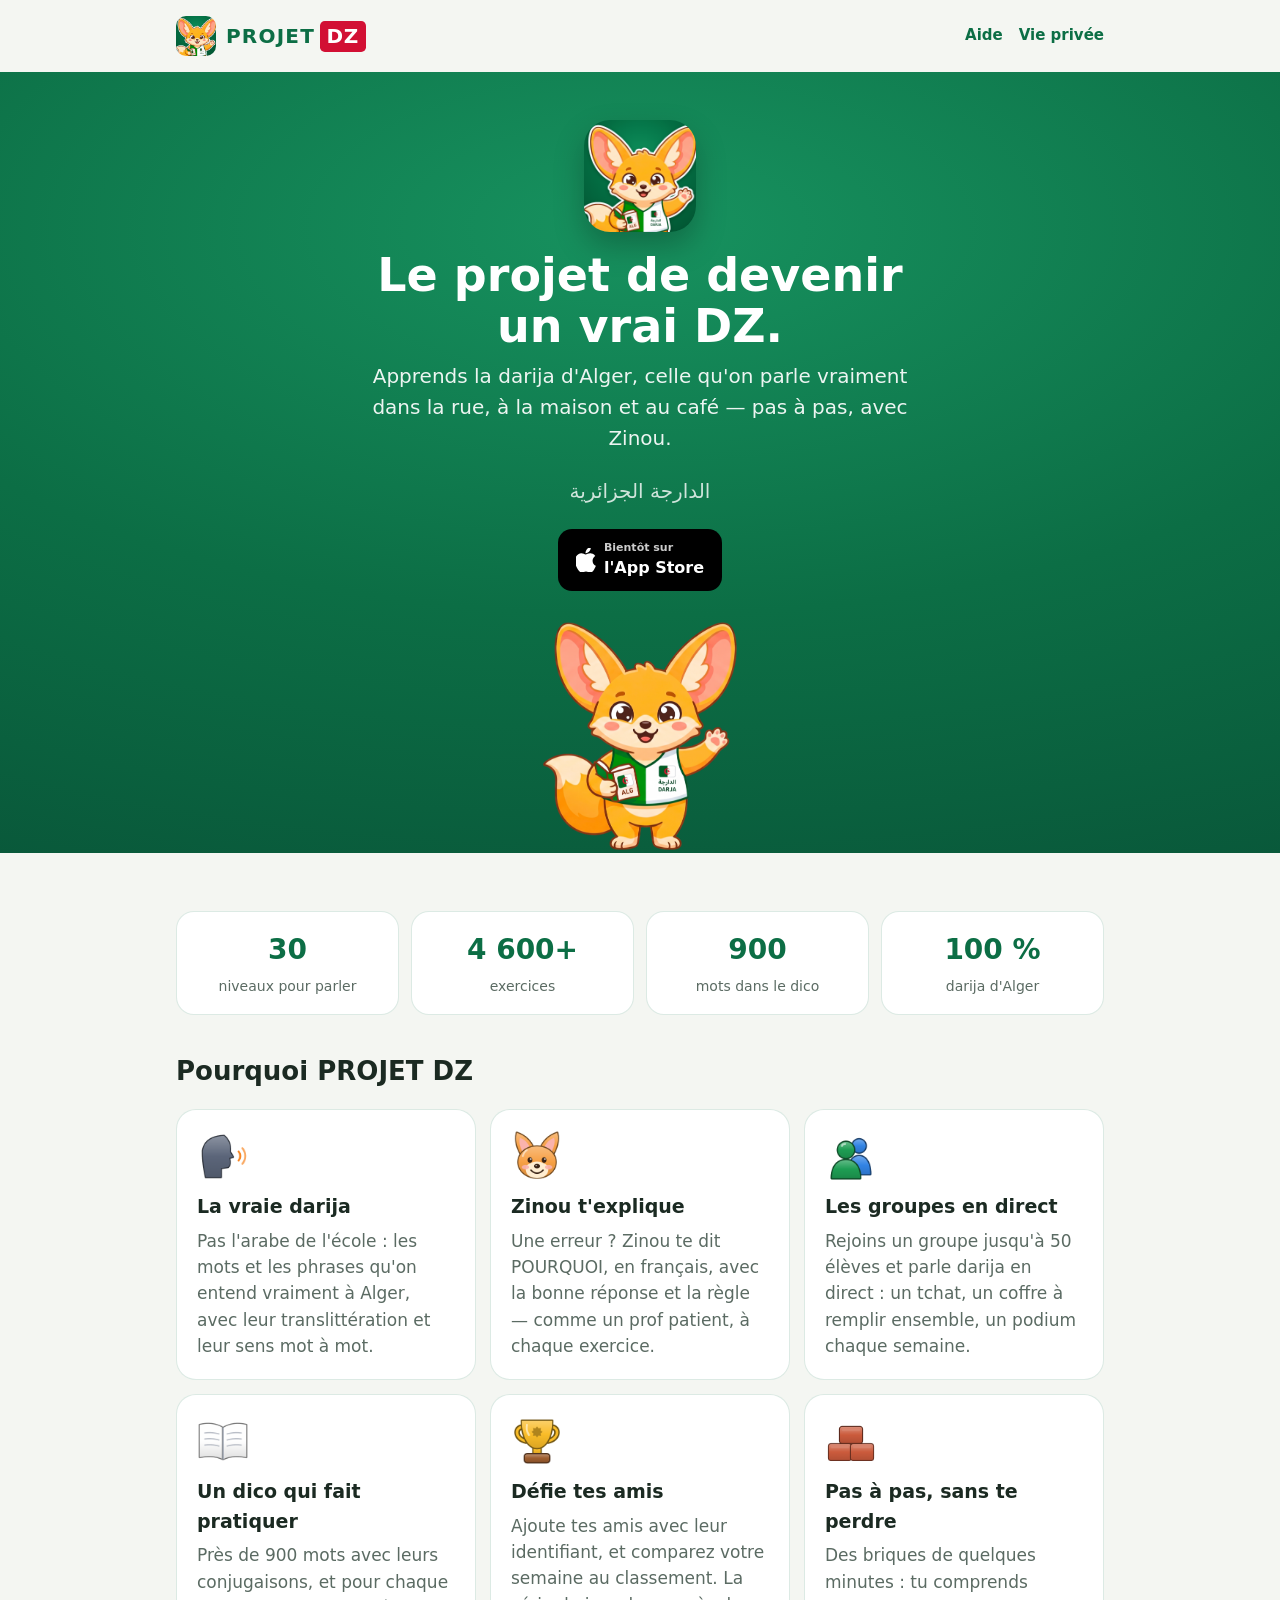
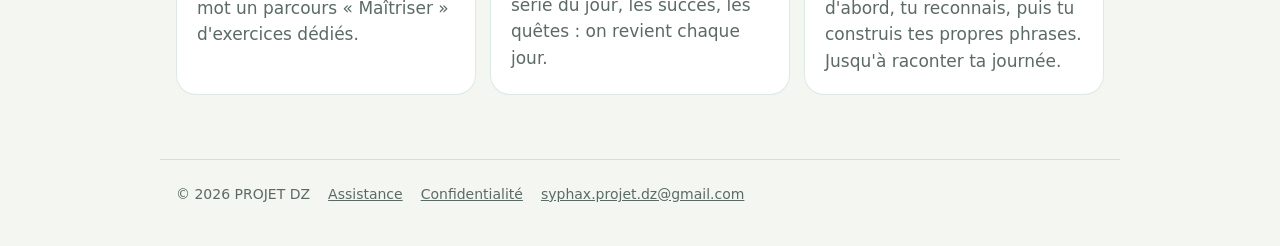
<file: index.html>
<!doctype html>
<html lang="fr">
<head>
<meta charset="utf-8">
<meta name="viewport" content="width=device-width, initial-scale=1">
<title>PROJET DZ — Apprends la darija d'Alger</title>
<meta name="description" content="PROJET DZ : l'app pour apprendre la darija algérienne, celle qu'on parle vraiment à Alger. Leçons courtes, Zinou qui t'explique tes erreurs, groupes en direct pour parler avec d'autres élèves.">
<meta property="og:title" content="PROJET DZ — Apprends la darija d'Alger">
<meta property="og:description" content="Le projet de devenir un vrai DZ : la darija d'Alger, pas à pas, avec Zinou.">
<meta property="og:image" content="https://projet-dz.github.io/icone.png">
<link rel="icon" href="apple-touch-icon.png">
<link rel="apple-touch-icon" href="apple-touch-icon.png">
<link rel="stylesheet" href="style.css">
</head>
<body>
<header class="barre">
  <a class="logo" href="./"><img src="icone.png" alt=""><span class="mot">PROJET<span class="dz">DZ</span></span></a>
  <nav><a href="assistance.html">Aide</a><a href="confidentialite.html">Vie privée</a></nav>
</header>

<section class="heros">
  <img class="icone" src="icone.png" alt="L'icône de PROJET DZ : Zinou le fennec">
  <h1>Le projet de devenir<br>un vrai DZ.</h1>
  <p class="sous">Apprends la darija d'Alger, celle qu'on parle vraiment dans la rue, à la maison et au café — pas à pas, avec Zinou.</p>
  <p class="arabe" lang="ar" dir="rtl">الدارجة الجزائرية</p>
  <span class="badge" aria-label="Bientôt sur l'App Store">
    <svg width="20" height="24" viewBox="0 0 17 20" aria-hidden="true"><path fill="#fff" d="M14.1 10.6c0-2.7 2.2-4 2.3-4.1-1.3-1.9-3.3-2.1-4-2.2-1.7-.2-3.3 1-4.2 1-.9 0-2.2-1-3.6-1C2.7 4.4 1 5.4.1 7c-1.9 3.3-.5 8.2 1.4 10.9.9 1.3 2 2.8 3.4 2.8 1.4-.1 1.9-.9 3.6-.9 1.6 0 2.1.9 3.6.9 1.5 0 2.4-1.3 3.3-2.7 1-1.5 1.5-3 1.5-3.1-.1 0-2.8-1.1-2.8-4.3zM11.4 2.6c.8-.9 1.3-2.2 1.1-3.5-1.1 0-2.4.7-3.2 1.7-.7.8-1.3 2.1-1.2 3.4 1.3.1 2.5-.6 3.3-1.6z"/></svg>
    <span><small>Bientôt sur</small>l'App Store</span>
  </span>
  <img class="zinou" src="zinou.png" alt="Zinou, le fennec mascotte de PROJET DZ, qui fait coucou">
</section>

<main>
  <div class="chiffres">
    <div class="chiffre"><b>30</b><span>niveaux pour parler</span></div>
    <div class="chiffre"><b>4 600+</b><span>exercices</span></div>
    <div class="chiffre"><b>900</b><span>mots dans le dico</span></div>
    <div class="chiffre"><b>100 %</b><span>darija d'Alger</span></div>
  </div>

  <h2>Pourquoi PROJET DZ</h2>
  <div class="atouts">
    <div class="atout"><img class="pic" src="ic-parler.png" alt="" width="52" height="52"><h3>La vraie darija</h3><p>Pas l'arabe de l'école : les mots et les phrases qu'on entend vraiment à Alger, avec leur translittération et leur sens mot à mot.</p></div>
    <div class="atout"><img class="pic" src="ic-zinou.png" alt="" width="52" height="52"><h3>Zinou t'explique</h3><p>Une erreur ? Zinou te dit POURQUOI, en français, avec la bonne réponse et la règle — comme un prof patient, à chaque exercice.</p></div>
    <div class="atout"><img class="pic" src="ic-groupes.png" alt="" width="52" height="52"><h3>Les groupes en direct</h3><p>Rejoins un groupe jusqu'à 50 élèves et parle darija en direct : un tchat, un coffre à remplir ensemble, un podium chaque semaine.</p></div>
    <div class="atout"><img class="pic" src="ic-dico.png" alt="" width="52" height="52"><h3>Un dico qui fait pratiquer</h3><p>Près de 900 mots avec leurs conjugaisons, et pour chaque mot un parcours « Maîtriser » d'exercices dédiés.</p></div>
    <div class="atout"><img class="pic" src="ic-trophee.png" alt="" width="52" height="52"><h3>Défie tes amis</h3><p>Ajoute tes amis avec leur identifiant, et comparez votre semaine au classement. La série du jour, les succès, les quêtes : on revient chaque jour.</p></div>
    <div class="atout"><img class="pic" src="ic-briques.png" alt="" width="52" height="52"><h3>Pas à pas, sans te perdre</h3><p>Des briques de quelques minutes : tu comprends d'abord, tu reconnais, puis tu construis tes propres phrases. Jusqu'à raconter ta journée.</p></div>
  </div>
</main>

<footer>
  <span>© 2026 PROJET DZ</span>
  <a href="assistance.html">Assistance</a>
  <a href="confidentialite.html">Confidentialité</a>
  <a href="mailto:syphax.projet.dz@gmail.com">syphax.projet.dz@gmail.com</a>
</footer>
</body>
</html>
</file>
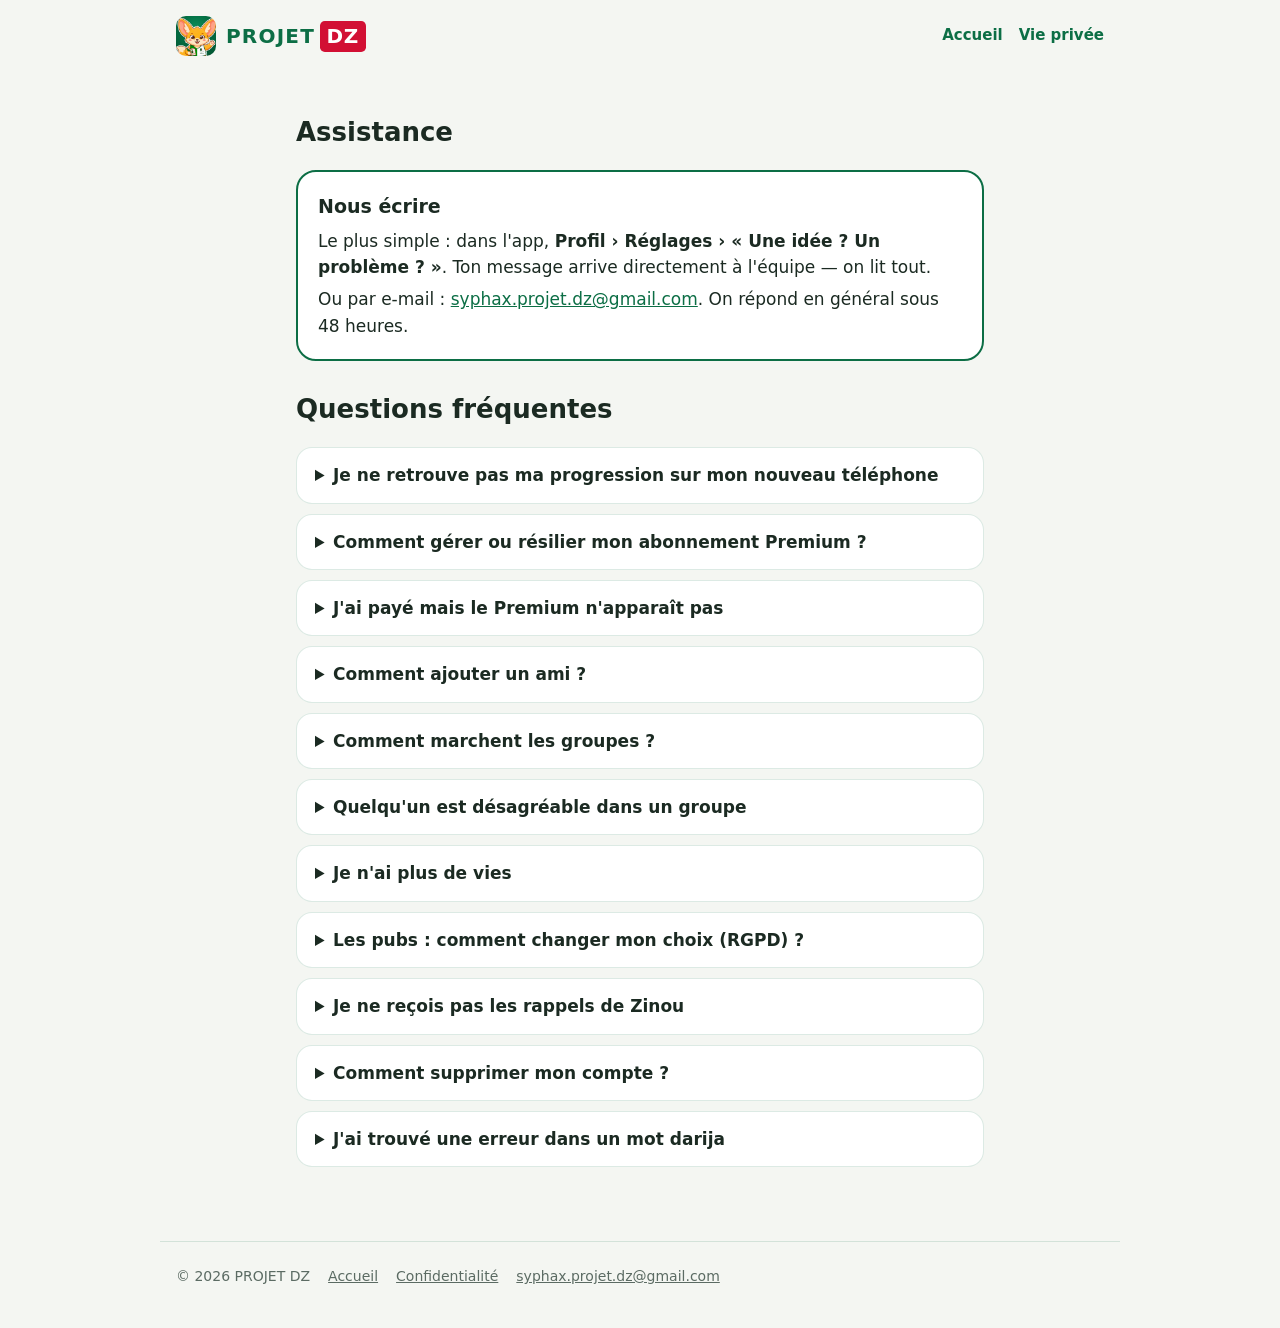
<file: assistance.html>
<!doctype html>
<html lang="fr">
<head>
<meta charset="utf-8">
<meta name="viewport" content="width=device-width, initial-scale=1">
<title>PROJET DZ — Assistance</title>
<meta name="description" content="Aide et contact de PROJET DZ, l'app pour apprendre la darija d'Alger.">
<link rel="icon" href="apple-touch-icon.png">
<link rel="stylesheet" href="style.css">
</head>
<body>
<header class="barre">
  <a class="logo" href="./"><img src="icone.png" alt=""><span class="mot">PROJET<span class="dz">DZ</span></span></a>
  <nav><a href="./">Accueil</a><a href="confidentialite.html">Vie privée</a></nav>
</header>

<main class="etroit">
  <h2>Assistance</h2>

  <div class="contact">
    <h3>Nous écrire</h3>
    <p>Le plus simple : dans l'app, <b>Profil › Réglages › « Une idée ? Un problème ? »</b>. Ton message arrive directement à l'équipe — on lit tout.</p>
    <p>Ou par e-mail : <a href="mailto:syphax.projet.dz@gmail.com">syphax.projet.dz@gmail.com</a>. On répond en général sous 48 heures.</p>
  </div>

  <h2>Questions fréquentes</h2>
  <div class="faq">
    <details>
      <summary>Je ne retrouve pas ma progression sur mon nouveau téléphone</summary>
      <p>Ta progression est sauvegardée dans <b>ton</b> iCloud. Sur le nouveau téléphone, connecte-toi avec le même identifiant Apple (Réglages de l'iPhone › ton nom › iCloud), puis ouvre PROJET DZ avec le même compte (Apple ou e-mail). La synchronisation peut prendre une minute.</p>
    </details>
    <details>
      <summary>Comment gérer ou résilier mon abonnement Premium ?</summary>
      <p>Les abonnements sont gérés par Apple : Réglages de l'iPhone › ton nom › <b>Abonnements</b> › PROJET DZ. Tu peux y changer de formule ou résilier à tout moment ; le Premium reste actif jusqu'à la fin de la période payée.</p>
    </details>
    <details>
      <summary>J'ai payé mais le Premium n'apparaît pas</summary>
      <p>Ouvre l'écran Premium de l'app et touche <b>« Restaurer mes achats »</b>. Vérifie que l'iPhone utilise le même identifiant Apple que pour l'achat. Si rien ne change, écris-nous.</p>
    </details>
    <details>
      <summary>Comment ajouter un ami ?</summary>
      <p>Chaque élève a un identifiant ami (#XXXXXX), visible dans son Profil. Envoie-lui le tien ou entre le sien dans l'onglet Groupe › Amis : il reçoit une demande à accepter. Pour envoyer ou accepter une demande, ton iPhone doit être connecté à iCloud.</p>
    </details>
    <details>
      <summary>Comment marchent les groupes ?</summary>
      <p>Onglet <b>Groupe</b> : cherche un groupe par son nom ou son code (#XXXXXX) et rejoins-le (jusqu'à 50 élèves). Les abonnés Premium peuvent aussi créer le leur. Dans le tchat, on parle darija en direct, on s'encourage, et chaque XP gagnée remplit le coffre du groupe.</p>
    </details>
    <details>
      <summary>Quelqu'un est désagréable dans un groupe</summary>
      <p>Fais un <b>appui long</b> sur son message : tu peux le Signaler (l'équipe lit chaque signalement), le Masquer ou Bloquer son auteur. Le chef du groupe peut aussi exclure un membre. Les coordonnées (numéros, liens, réseaux) sont refusées automatiquement dans le tchat.</p>
    </details>
    <details>
      <summary>Je n'ai plus de vies</summary>
      <p>Tu en regagnes une à chaque leçon réussie et une toutes les 30 minutes. Tu peux aussi réviser 2 minutes ou regarder une courte pub pour en regagner une. Avec Premium, les vies sont illimitées.</p>
    </details>
    <details>
      <summary>Les pubs : comment changer mon choix (RGPD) ?</summary>
      <p>Profil › Réglages › <b>« Préférences publicitaires »</b>. Si tu refuses la personnalisation, tu vois quand même des pubs, mais sans personnalisation. Les abonnés Premium n'en ont aucune.</p>
    </details>
    <details>
      <summary>Je ne reçois pas les rappels de Zinou</summary>
      <p>Vérifie que les notifications sont autorisées : Réglages de l'iPhone › Notifications › PROJET DZ. Puis, dans l'app : Profil › Réglages › Rappels quotidiens.</p>
    </details>
    <details>
      <summary>Comment supprimer mon compte ?</summary>
      <p>Profil › Réglages › <b>« Supprimer mon compte »</b>. Ton compte et toute ta progression sont effacés (sur le téléphone et dans ton iCloud), ainsi que ta carte d'ami et tes données de groupe. C'est définitif.</p>
    </details>
    <details>
      <summary>J'ai trouvé une erreur dans un mot darija</summary>
      <p>Merci ! Dis-le-nous depuis l'app (« Une idée ? Un problème ? » › Autre chose) en précisant le niveau et le mot : chaque correction est vérifiée puis intégrée à une prochaine version.</p>
    </details>
  </div>
</main>

<footer>
  <span>© 2026 PROJET DZ</span>
  <a href="./">Accueil</a>
  <a href="confidentialite.html">Confidentialité</a>
  <a href="mailto:syphax.projet.dz@gmail.com">syphax.projet.dz@gmail.com</a>
</footer>
</body>
</html>
</file>
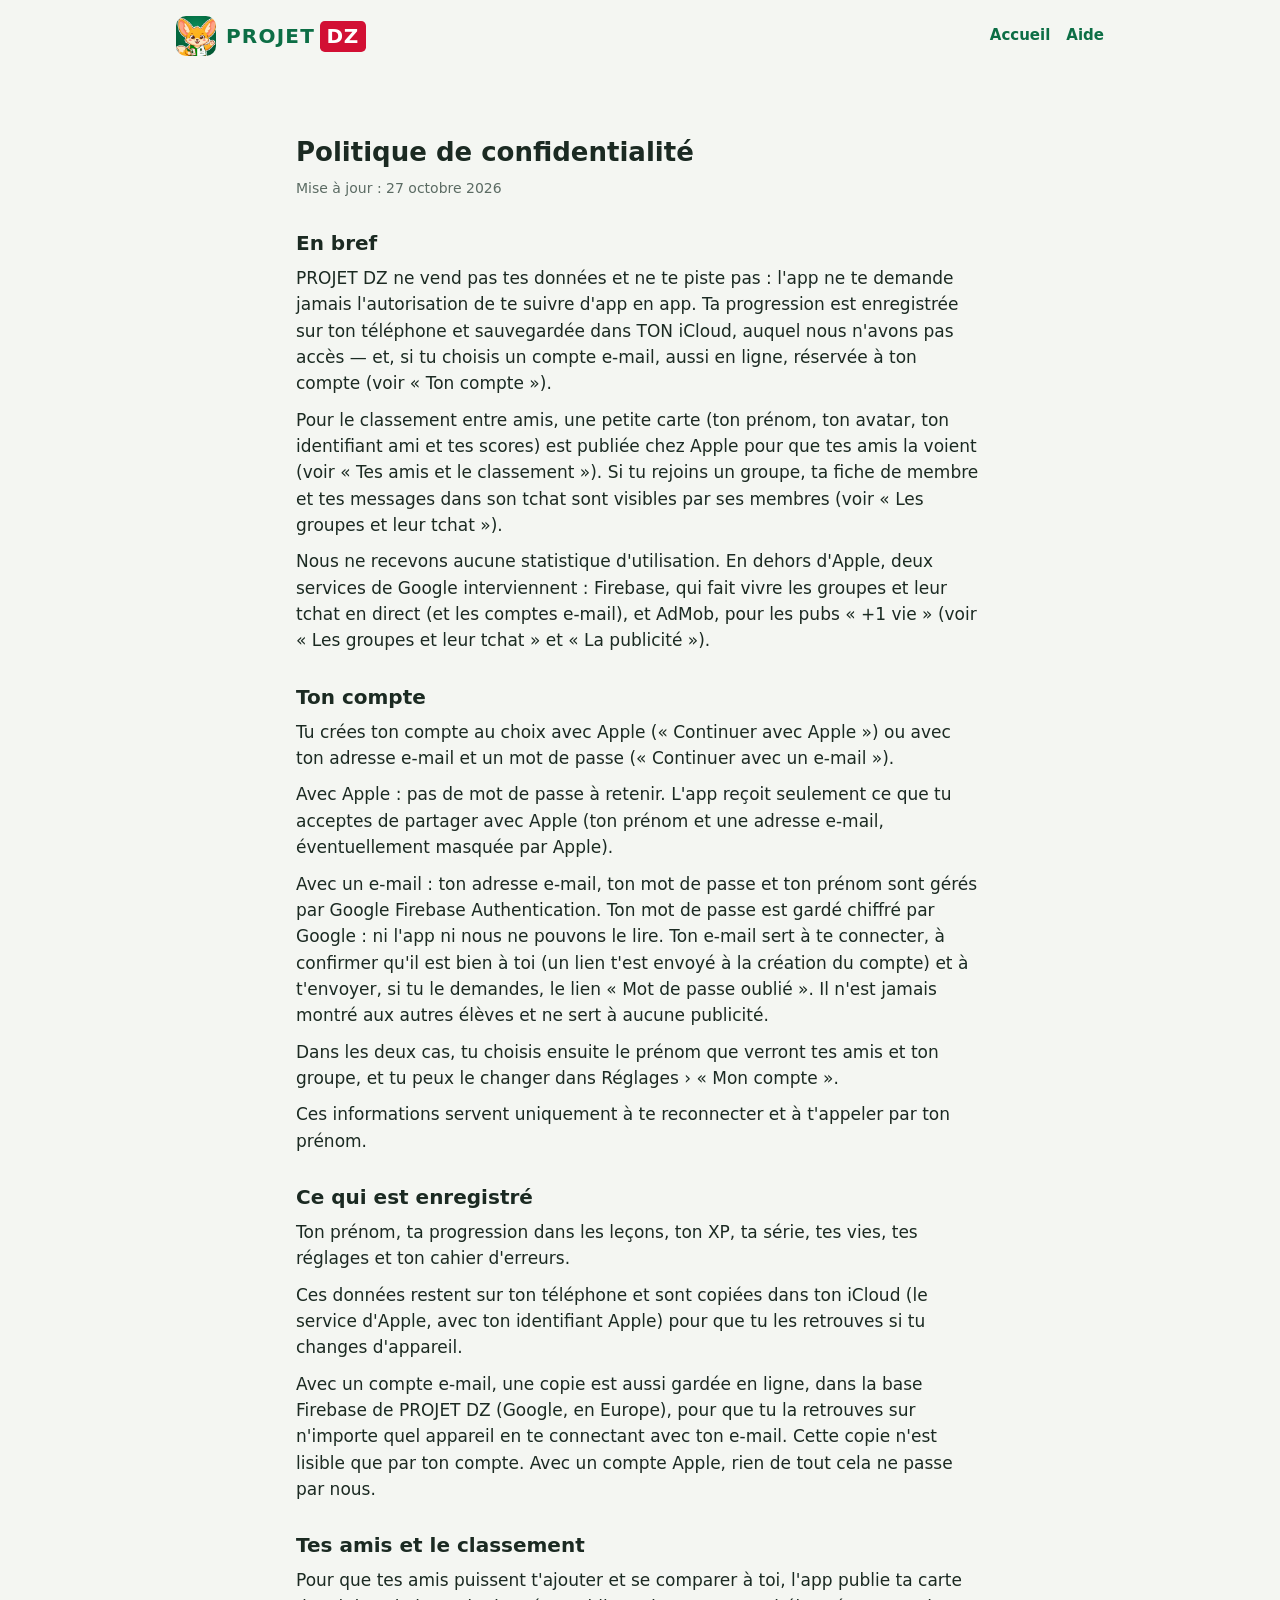
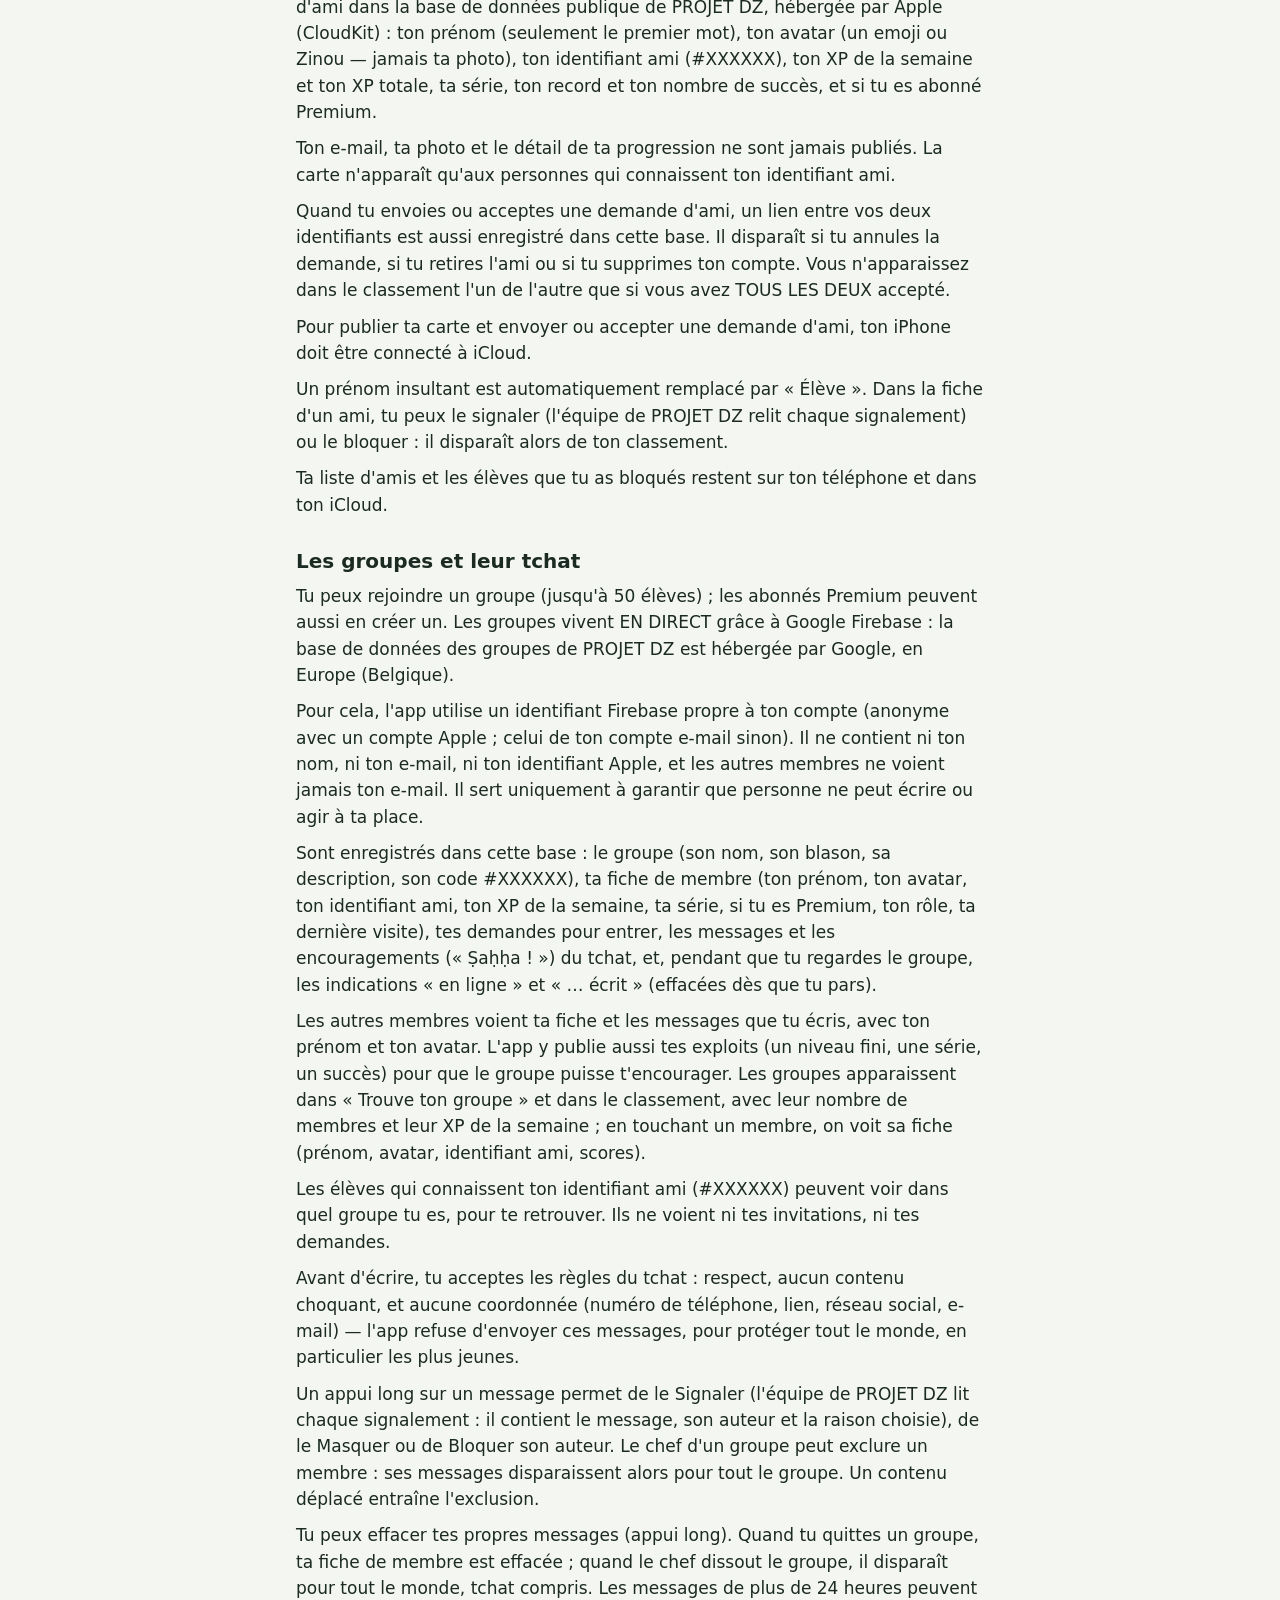
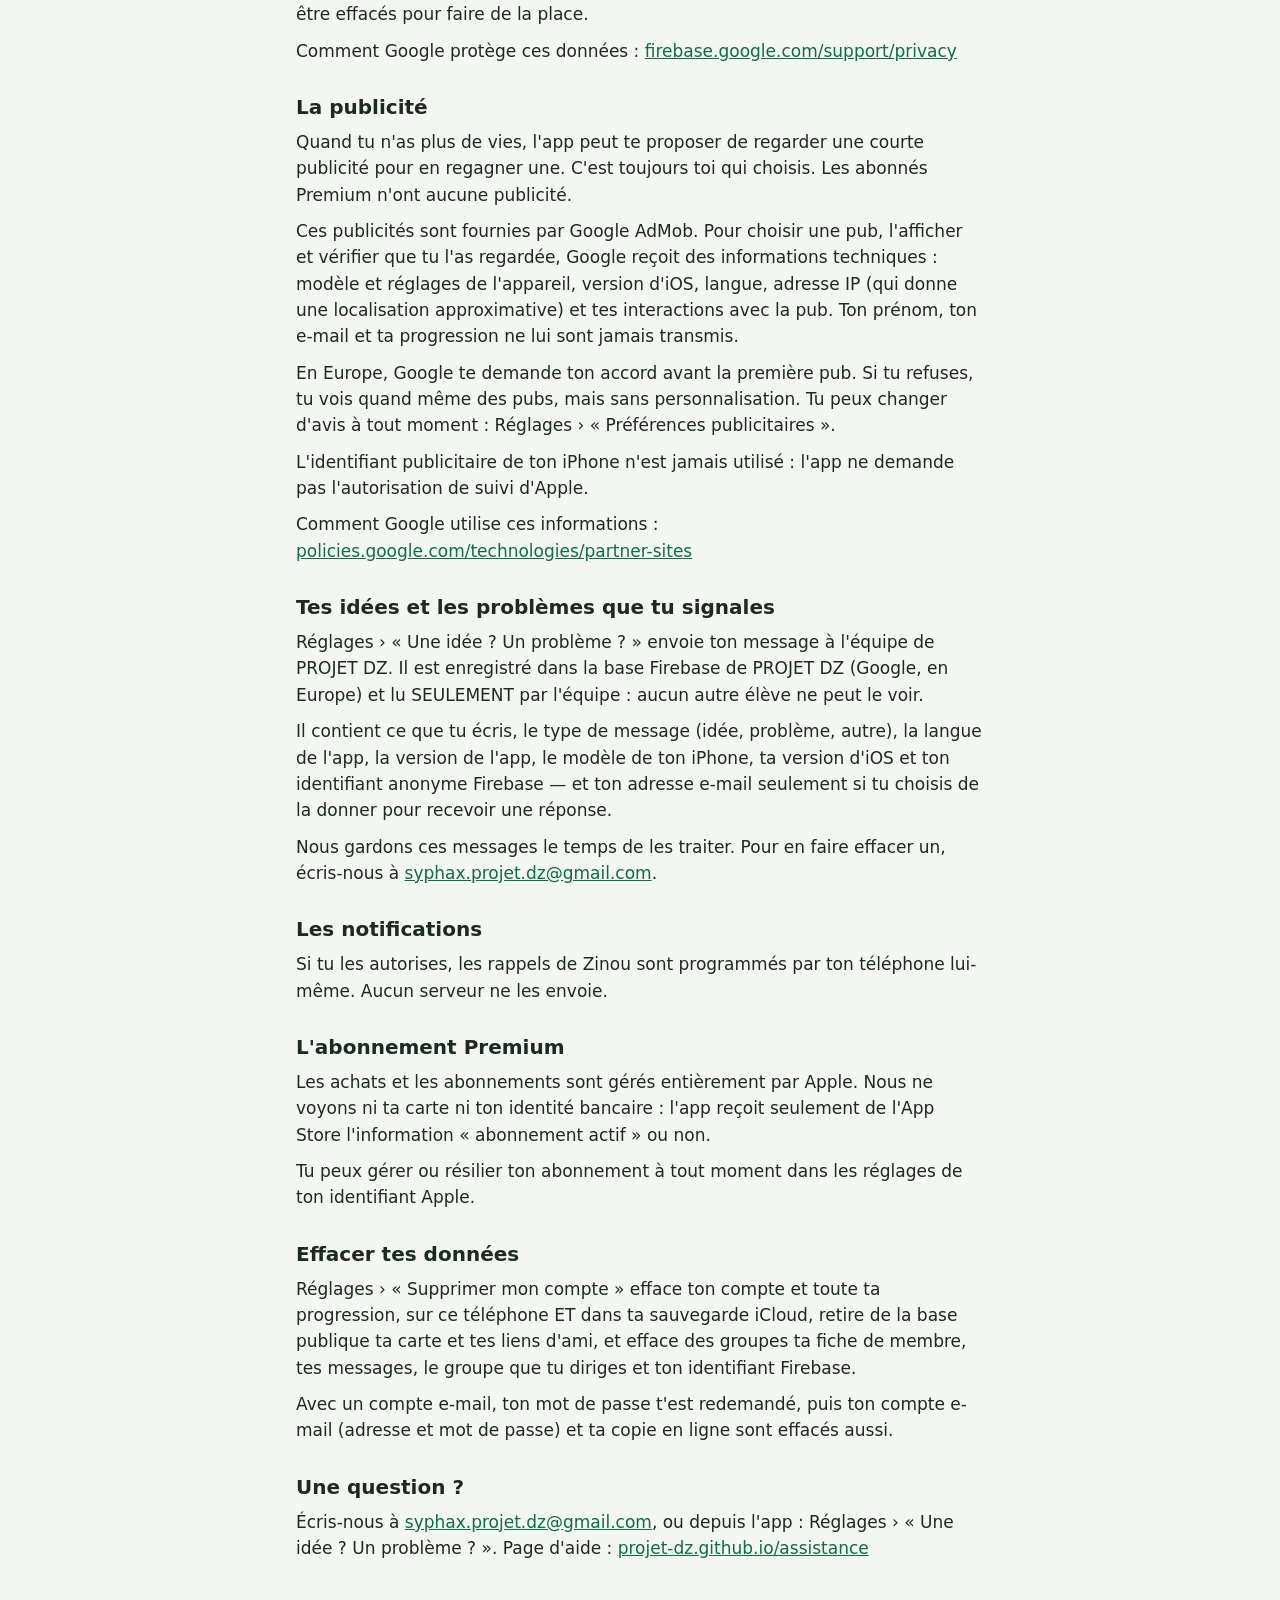
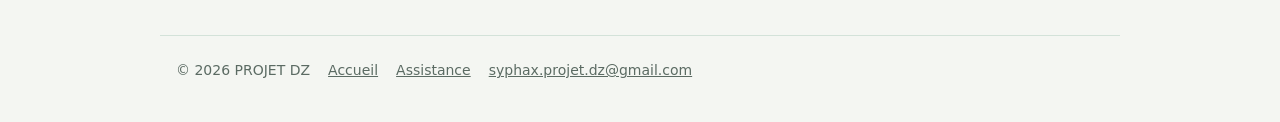
<file: confidentialite.html>
<!doctype html>
<html lang="fr">
<head>
<meta charset="utf-8">
<meta name="viewport" content="width=device-width, initial-scale=1">
<title>PROJET DZ — Politique de confidentialité</title>
<link rel="icon" href="apple-touch-icon.png">
<link rel="stylesheet" href="style.css">
</head>
<body>
<header class="barre">
  <a class="logo" href="./"><img src="icone.png" alt=""><span class="mot">PROJET<span class="dz">DZ</span></span></a>
  <nav><a href="./">Accueil</a><a href="assistance.html">Aide</a></nav>
</header>
<main class="etroit legal">
<h2 style="font-size:26px">Politique de confidentialité</h2>
<p class="maj">Mise à jour : 27 octobre 2026</p>
<h2>En bref</h2>
<p>PROJET DZ ne vend pas tes données et ne te piste pas : l&#x27;app ne te demande jamais l&#x27;autorisation de te suivre d&#x27;app en app. Ta progression est enregistrée sur ton téléphone et sauvegardée dans TON iCloud, auquel nous n&#x27;avons pas accès — et, si tu choisis un compte e-mail, aussi en ligne, réservée à ton compte (voir « Ton compte »).</p>
<p>Pour le classement entre amis, une petite carte (ton prénom, ton avatar, ton identifiant ami et tes scores) est publiée chez Apple pour que tes amis la voient (voir « Tes amis et le classement »). Si tu rejoins un groupe, ta fiche de membre et tes messages dans son tchat sont visibles par ses membres (voir « Les groupes et leur tchat »).</p>
<p>Nous ne recevons aucune statistique d&#x27;utilisation. En dehors d&#x27;Apple, deux services de Google interviennent : Firebase, qui fait vivre les groupes et leur tchat en direct (et les comptes e-mail), et AdMob, pour les pubs « +1 vie » (voir « Les groupes et leur tchat » et « La publicité »).</p>
<h2>Ton compte</h2>
<p>Tu crées ton compte au choix avec Apple (« Continuer avec Apple ») ou avec ton adresse e-mail et un mot de passe (« Continuer avec un e-mail »).</p>
<p>Avec Apple : pas de mot de passe à retenir. L&#x27;app reçoit seulement ce que tu acceptes de partager avec Apple (ton prénom et une adresse e-mail, éventuellement masquée par Apple).</p>
<p>Avec un e-mail : ton adresse e-mail, ton mot de passe et ton prénom sont gérés par Google Firebase Authentication. Ton mot de passe est gardé chiffré par Google : ni l&#x27;app ni nous ne pouvons le lire. Ton e-mail sert à te connecter, à confirmer qu&#x27;il est bien à toi (un lien t&#x27;est envoyé à la création du compte) et à t&#x27;envoyer, si tu le demandes, le lien « Mot de passe oublié ». Il n&#x27;est jamais montré aux autres élèves et ne sert à aucune publicité.</p>
<p>Dans les deux cas, tu choisis ensuite le prénom que verront tes amis et ton groupe, et tu peux le changer dans Réglages › « Mon compte ».</p>
<p>Ces informations servent uniquement à te reconnecter et à t&#x27;appeler par ton prénom.</p>
<h2>Ce qui est enregistré</h2>
<p>Ton prénom, ta progression dans les leçons, ton XP, ta série, tes vies, tes réglages et ton cahier d&#x27;erreurs.</p>
<p>Ces données restent sur ton téléphone et sont copiées dans ton iCloud (le service d&#x27;Apple, avec ton identifiant Apple) pour que tu les retrouves si tu changes d&#x27;appareil.</p>
<p>Avec un compte e-mail, une copie est aussi gardée en ligne, dans la base Firebase de PROJET DZ (Google, en Europe), pour que tu la retrouves sur n&#x27;importe quel appareil en te connectant avec ton e-mail. Cette copie n&#x27;est lisible que par ton compte. Avec un compte Apple, rien de tout cela ne passe par nous.</p>
<h2>Tes amis et le classement</h2>
<p>Pour que tes amis puissent t&#x27;ajouter et se comparer à toi, l&#x27;app publie ta carte d&#x27;ami dans la base de données publique de PROJET DZ, hébergée par Apple (CloudKit) : ton prénom (seulement le premier mot), ton avatar (un emoji ou Zinou — jamais ta photo), ton identifiant ami (#XXXXXX), ton XP de la semaine et ton XP totale, ta série, ton record et ton nombre de succès, et si tu es abonné Premium.</p>
<p>Ton e-mail, ta photo et le détail de ta progression ne sont jamais publiés. La carte n&#x27;apparaît qu&#x27;aux personnes qui connaissent ton identifiant ami.</p>
<p>Quand tu envoies ou acceptes une demande d&#x27;ami, un lien entre vos deux identifiants est aussi enregistré dans cette base. Il disparaît si tu annules la demande, si tu retires l&#x27;ami ou si tu supprimes ton compte. Vous n&#x27;apparaissez dans le classement l&#x27;un de l&#x27;autre que si vous avez TOUS LES DEUX accepté.</p>
<p>Pour publier ta carte et envoyer ou accepter une demande d&#x27;ami, ton iPhone doit être connecté à iCloud.</p>
<p>Un prénom insultant est automatiquement remplacé par « Élève ». Dans la fiche d&#x27;un ami, tu peux le signaler (l&#x27;équipe de PROJET DZ relit chaque signalement) ou le bloquer : il disparaît alors de ton classement.</p>
<p>Ta liste d&#x27;amis et les élèves que tu as bloqués restent sur ton téléphone et dans ton iCloud.</p>
<h2>Les groupes et leur tchat</h2>
<p>Tu peux rejoindre un groupe (jusqu&#x27;à 50 élèves) ; les abonnés Premium peuvent aussi en créer un. Les groupes vivent EN DIRECT grâce à Google Firebase : la base de données des groupes de PROJET DZ est hébergée par Google, en Europe (Belgique).</p>
<p>Pour cela, l&#x27;app utilise un identifiant Firebase propre à ton compte (anonyme avec un compte Apple ; celui de ton compte e-mail sinon). Il ne contient ni ton nom, ni ton e-mail, ni ton identifiant Apple, et les autres membres ne voient jamais ton e-mail. Il sert uniquement à garantir que personne ne peut écrire ou agir à ta place.</p>
<p>Sont enregistrés dans cette base : le groupe (son nom, son blason, sa description, son code #XXXXXX), ta fiche de membre (ton prénom, ton avatar, ton identifiant ami, ton XP de la semaine, ta série, si tu es Premium, ton rôle, ta dernière visite), tes demandes pour entrer, les messages et les encouragements (« Ṣaḥḥa ! ») du tchat, et, pendant que tu regardes le groupe, les indications « en ligne » et « … écrit » (effacées dès que tu pars).</p>
<p>Les autres membres voient ta fiche et les messages que tu écris, avec ton prénom et ton avatar. L&#x27;app y publie aussi tes exploits (un niveau fini, une série, un succès) pour que le groupe puisse t&#x27;encourager. Les groupes apparaissent dans « Trouve ton groupe » et dans le classement, avec leur nombre de membres et leur XP de la semaine ; en touchant un membre, on voit sa fiche (prénom, avatar, identifiant ami, scores).</p>
<p>Les élèves qui connaissent ton identifiant ami (#XXXXXX) peuvent voir dans quel groupe tu es, pour te retrouver. Ils ne voient ni tes invitations, ni tes demandes.</p>
<p>Avant d&#x27;écrire, tu acceptes les règles du tchat : respect, aucun contenu choquant, et aucune coordonnée (numéro de téléphone, lien, réseau social, e-mail) — l&#x27;app refuse d&#x27;envoyer ces messages, pour protéger tout le monde, en particulier les plus jeunes.</p>
<p>Un appui long sur un message permet de le Signaler (l&#x27;équipe de PROJET DZ lit chaque signalement : il contient le message, son auteur et la raison choisie), de le Masquer ou de Bloquer son auteur. Le chef d&#x27;un groupe peut exclure un membre : ses messages disparaissent alors pour tout le groupe. Un contenu déplacé entraîne l&#x27;exclusion.</p>
<p>Tu peux effacer tes propres messages (appui long). Quand tu quittes un groupe, ta fiche de membre est effacée ; quand le chef dissout le groupe, il disparaît pour tout le monde, tchat compris. Les messages de plus de 24 heures peuvent être effacés pour faire de la place.</p>
<p>Comment Google protège ces données : <a href="https://firebase.google.com/support/privacy">firebase.google.com/support/privacy</a></p>
<h2>La publicité</h2>
<p>Quand tu n&#x27;as plus de vies, l&#x27;app peut te proposer de regarder une courte publicité pour en regagner une. C&#x27;est toujours toi qui choisis. Les abonnés Premium n&#x27;ont aucune publicité.</p>
<p>Ces publicités sont fournies par Google AdMob. Pour choisir une pub, l&#x27;afficher et vérifier que tu l&#x27;as regardée, Google reçoit des informations techniques : modèle et réglages de l&#x27;appareil, version d&#x27;iOS, langue, adresse IP (qui donne une localisation approximative) et tes interactions avec la pub. Ton prénom, ton e-mail et ta progression ne lui sont jamais transmis.</p>
<p>En Europe, Google te demande ton accord avant la première pub. Si tu refuses, tu vois quand même des pubs, mais sans personnalisation. Tu peux changer d&#x27;avis à tout moment : Réglages › « Préférences publicitaires ».</p>
<p>L&#x27;identifiant publicitaire de ton iPhone n&#x27;est jamais utilisé : l&#x27;app ne demande pas l&#x27;autorisation de suivi d&#x27;Apple.</p>
<p>Comment Google utilise ces informations : <a href="https://policies.google.com/technologies/partner-sites">policies.google.com/technologies/partner-sites</a></p>
<h2>Tes idées et les problèmes que tu signales</h2>
<p>Réglages › « Une idée ? Un problème ? » envoie ton message à l&#x27;équipe de PROJET DZ. Il est enregistré dans la base Firebase de PROJET DZ (Google, en Europe) et lu SEULEMENT par l&#x27;équipe : aucun autre élève ne peut le voir.</p>
<p>Il contient ce que tu écris, le type de message (idée, problème, autre), la langue de l&#x27;app, la version de l&#x27;app, le modèle de ton iPhone, ta version d&#x27;iOS et ton identifiant anonyme Firebase — et ton adresse e-mail seulement si tu choisis de la donner pour recevoir une réponse.</p>
<p>Nous gardons ces messages le temps de les traiter. Pour en faire effacer un, écris-nous à <a href="mailto:syphax.projet.dz@gmail.com">syphax.projet.dz@gmail.com</a>.</p>
<h2>Les notifications</h2>
<p>Si tu les autorises, les rappels de Zinou sont programmés par ton téléphone lui-même. Aucun serveur ne les envoie.</p>
<h2>L&#x27;abonnement Premium</h2>
<p>Les achats et les abonnements sont gérés entièrement par Apple. Nous ne voyons ni ta carte ni ton identité bancaire : l&#x27;app reçoit seulement de l&#x27;App Store l&#x27;information « abonnement actif » ou non.</p>
<p>Tu peux gérer ou résilier ton abonnement à tout moment dans les réglages de ton identifiant Apple.</p>
<h2>Effacer tes données</h2>
<p>Réglages › « Supprimer mon compte » efface ton compte et toute ta progression, sur ce téléphone ET dans ta sauvegarde iCloud, retire de la base publique ta carte et tes liens d&#x27;ami, et efface des groupes ta fiche de membre, tes messages, le groupe que tu diriges et ton identifiant Firebase.</p>
<p>Avec un compte e-mail, ton mot de passe t&#x27;est redemandé, puis ton compte e-mail (adresse et mot de passe) et ta copie en ligne sont effacés aussi.</p>
<h2>Une question ?</h2>
<p>Écris-nous à <a href="mailto:syphax.projet.dz@gmail.com">syphax.projet.dz@gmail.com</a>, ou depuis l&#x27;app : Réglages › « Une idée ? Un problème ? ». Page d&#x27;aide : <a href="https://projet-dz.github.io/assistance">projet-dz.github.io/assistance</a></p>
</main>
<footer>
  <span>© 2026 PROJET DZ</span>
  <a href="./">Accueil</a>
  <a href="assistance.html">Assistance</a>
  <a href="mailto:syphax.projet.dz@gmail.com">syphax.projet.dz@gmail.com</a>
</footer>
</body>
</html>
</file>
<file: style.css>
/* PROJET DZ — le site (projet-dz.github.io). Couleurs = celles de l'app. */
:root {
  --vert: #0C6E45;
  --vert-clair: #17925F;
  --vert-profond: #05341F;
  --rouge: #D21034;
  --sable: #FFB321;
  --fond: #F4F6F2;
  --carte: #FFFFFF;
  --texte: #1B2A22;
  --doux: #5B6B63;
  --trait: rgba(12, 110, 69, 0.14);
}
:root:not([data-theme="light"]) {
  color-scheme: light dark;
}
@media (prefers-color-scheme: dark) {
  :root:not([data-theme="light"]) {
    --fond: #0E1411;
    --carte: #18211C;
    --texte: #E8EFE9;
    --doux: #9FB0A6;
    --trait: rgba(255, 255, 255, 0.10);
    --vert: #3FBF86;
  }
}
* { box-sizing: border-box; }
html { -webkit-text-size-adjust: 100%; }
body {
  margin: 0;
  background: var(--fond);
  color: var(--texte);
  font: 17px/1.55 ui-rounded, "SF Pro Rounded", -apple-system, system-ui, "Segoe UI", Roboto, sans-serif;
}
a { color: var(--vert); overflow-wrap: anywhere; }
img { max-width: 100%; display: block; }

/* La barre du haut : le logo, comme dans l'app. */
.barre {
  display: flex; flex-wrap: wrap; align-items: center; justify-content: space-between; gap: 8px 12px;
  max-width: 960px; margin: 0 auto; padding: 16px;
}
.logo { display: flex; align-items: center; gap: 10px; text-decoration: none; color: var(--texte); }
.logo img { width: 40px; height: 40px; border-radius: 10px; }
.mot { font-weight: 900; letter-spacing: 0.06em; font-size: 20px; color: var(--vert); white-space: nowrap; }
.dz {
  display: inline-block; background: var(--rouge); color: #fff; font-weight: 900;
  padding: 0 0.32em; border-radius: 0.24em; margin-left: 0.25em; letter-spacing: 0.04em;
}
.barre nav { display: flex; gap: 16px; font-size: 15px; font-weight: 700; }
.barre nav a { text-decoration: none; white-space: nowrap; }
@media (max-width: 480px) {
  .barre { padding: 12px 16px; }
  .logo img { width: 34px; height: 34px; border-radius: 9px; }
  .mot { font-size: 16px; }
  .barre nav { gap: 12px; font-size: 13px; }
}

/* Le grand bandeau vert de l'accueil (= l'écran de lancement). */
.heros {
  background: radial-gradient(120% 90% at 50% 20%, var(--vert-clair), #0C6E45 55%, #09583A);
  color: #fff; text-align: center; padding: 48px 16px 0; overflow: hidden;
}
.heros h1 { font-size: clamp(30px, 7vw, 46px); line-height: 1.1; margin: 18px 0 10px; font-weight: 900; }
.heros p.sous { font-size: clamp(17px, 4vw, 20px); opacity: 0.92; max-width: 560px; margin: 0 auto 22px; }
.heros .arabe { font-size: 20px; opacity: 0.8; margin: 0 0 22px; }
.heros .icone { width: 112px; height: 112px; border-radius: 26px; margin: 0 auto; box-shadow: 0 14px 30px rgba(0,0,0,0.25); }
.heros .zinou { width: 200px; margin: 28px auto 0; }
.badge {
  display: inline-flex; align-items: center; gap: 8px; background: #000; color: #fff;
  border-radius: 14px; padding: 10px 18px; font-weight: 800; text-decoration: none; font-size: 16px;
}
.badge small { display: block; font-weight: 600; font-size: 11px; opacity: 0.8; text-align: left; }

main { max-width: 960px; margin: 0 auto; padding: 32px 16px 64px; }
main.etroit { max-width: 720px; }
h2 { font-size: 26px; margin: 8px 0 18px; font-weight: 900; }
h3 { font-size: 19px; margin: 0 0 6px; }

.atouts { display: grid; grid-template-columns: repeat(auto-fit, minmax(260px, 1fr)); gap: 14px; }
.atout {
  background: var(--carte); border: 1px solid var(--trait); border-radius: 20px; padding: 20px;
}
.atout .pic { width: 52px; height: 52px; margin-bottom: 10px; }
.atout p { margin: 0; color: var(--doux); }

.chiffres { display: grid; grid-template-columns: repeat(auto-fit, minmax(140px, 1fr)); gap: 12px; margin: 26px 0 36px; }
.chiffre { background: var(--carte); border: 1px solid var(--trait); border-radius: 18px; padding: 16px; text-align: center; }
.chiffre b { display: block; font-size: 28px; color: var(--vert); font-weight: 900; }
.chiffre span { color: var(--doux); font-size: 14px; }

.faq details {
  background: var(--carte); border: 1px solid var(--trait); border-radius: 16px; padding: 14px 18px; margin: 0 0 10px;
}
.faq summary { font-weight: 800; cursor: pointer; }
.faq details p { margin: 10px 0 0; color: var(--doux); }

.contact {
  background: var(--carte); border: 2px solid var(--vert); border-radius: 20px; padding: 20px; margin: 0 0 28px;
}
.contact p { margin: 6px 0 0; }

.legal h2 { font-size: 20px; margin: 28px 0 6px; }
.legal p { margin: 0 0 10px; }
.maj { color: var(--doux); font-size: 14px; }

footer {
  max-width: 960px; margin: 0 auto; padding: 24px 16px 40px; color: var(--doux); font-size: 14px;
  display: flex; flex-wrap: wrap; gap: 8px 18px; border-top: 1px solid var(--trait);
}
footer a { color: var(--doux); }
</file>
